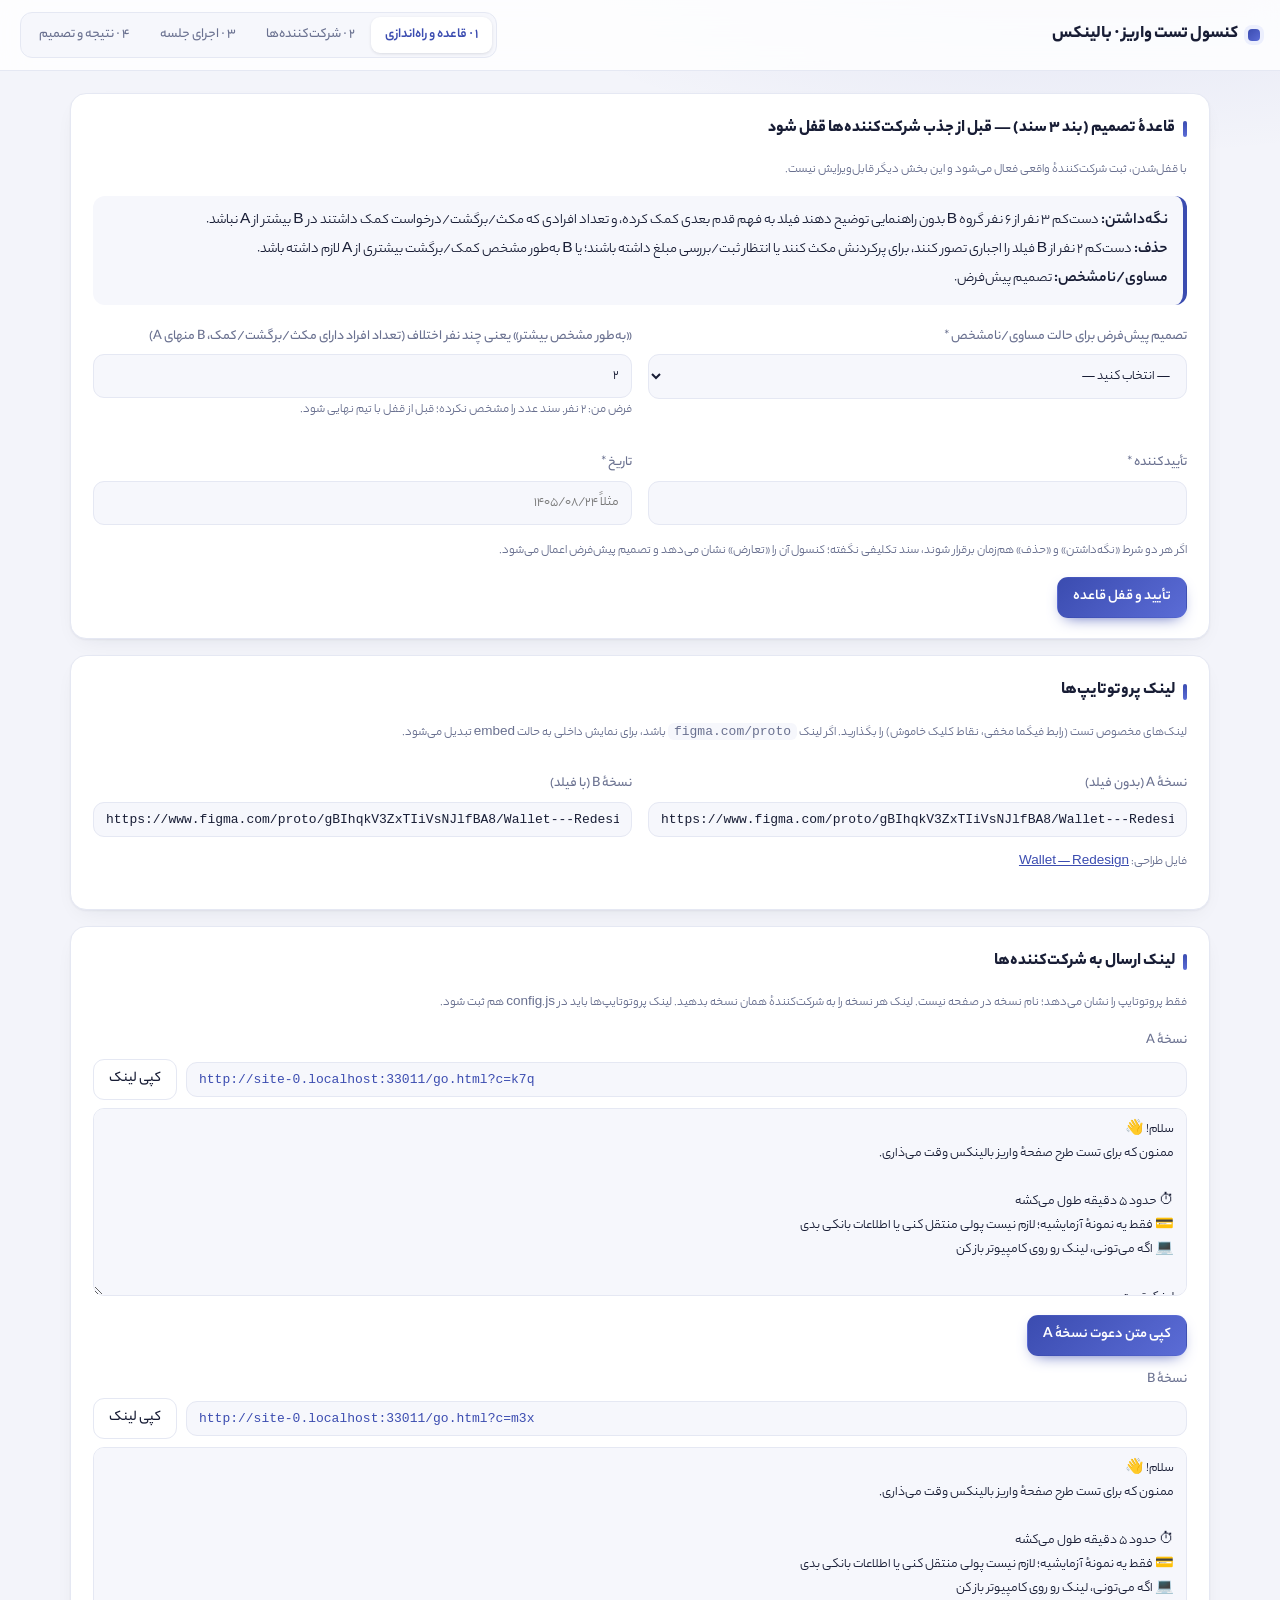
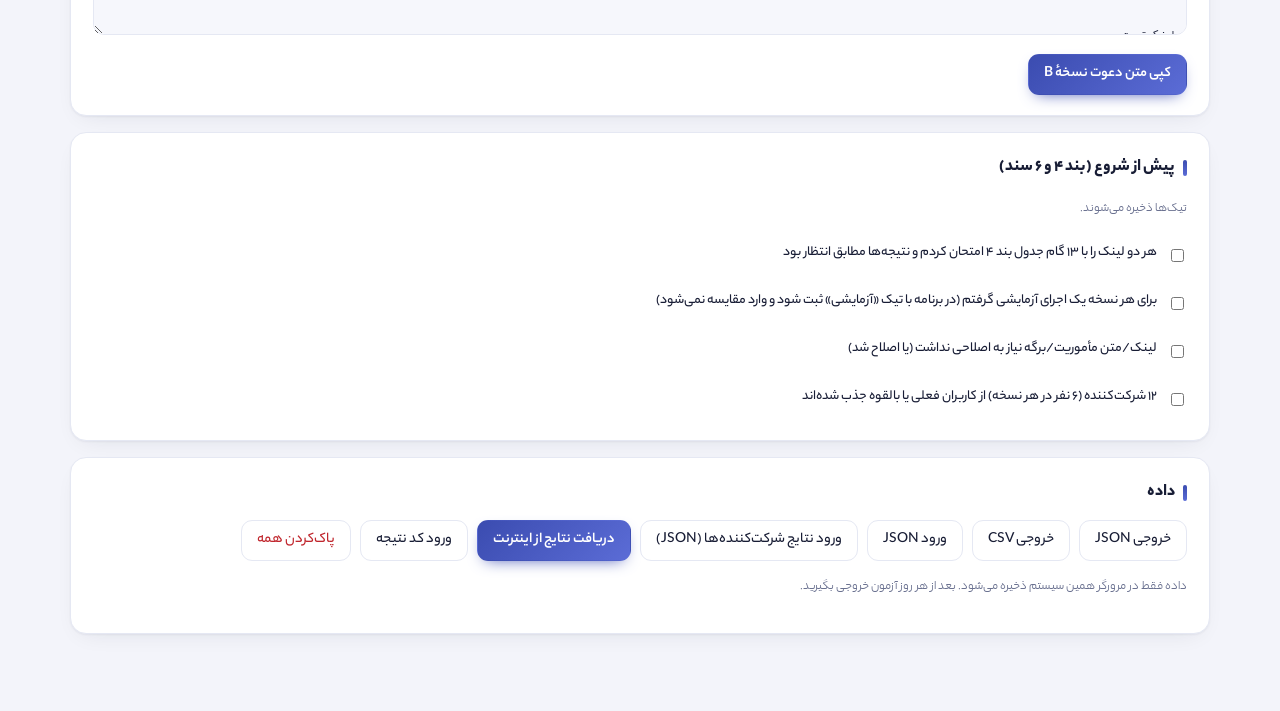
<file: index.html>
<!doctype html>
<html lang="fa" dir="rtl">
<head>
<meta charset="utf-8">
<meta name="viewport" content="width=device-width,initial-scale=1">
<title>کنسول تست واریز بالینکس</title>
<link rel="stylesheet" href="theme.css">
<style>
*{box-sizing:border-box}
html{-webkit-text-size-adjust:100%}
body{margin:0;background:var(--bg);color:var(--ink);font:400 15.5px/1.85 var(--font);
  background-image:radial-gradient(900px 340px at 85% -80px,color-mix(in srgb,var(--pri) 11%,transparent),transparent 70%)}
b,strong,summary{font-weight:700}
h1,h2{font-family:var(--font)}
header{position:sticky;top:0;z-index:10;display:flex;gap:14px;align-items:center;flex-wrap:wrap;padding:12px 20px;
  background:color-mix(in srgb,var(--card) 82%,transparent);backdrop-filter:blur(14px);-webkit-backdrop-filter:blur(14px);border-bottom:1px solid var(--line)}
header h1{margin:0;margin-inline-end:auto;font-size:18px;font-weight:800;display:flex;align-items:center;gap:10px}
header h1::before{content:"";width:12px;height:12px;border-radius:4px;background:linear-gradient(135deg,var(--pri),var(--pri2));box-shadow:0 0 0 4px var(--pri-soft)}
nav{display:flex;gap:2px;flex-wrap:wrap;padding:4px;background:var(--soft);border:1px solid var(--line);border-radius:12px}
nav button{background:none;border:0;color:var(--mute);padding:7px 14px;border-radius:9px;cursor:pointer;font:500 14px var(--font);transition:.15s}
nav button:hover{color:var(--ink)}
nav button.on{background:var(--card);color:var(--pri);box-shadow:0 1px 3px rgba(24,29,53,.12);font-weight:700}
main{max-width:1180px;margin:0 auto;padding:22px 20px 60px}
.card{background:var(--card);border:1px solid var(--line);border-radius:var(--r);padding:20px 22px;margin-bottom:16px;box-shadow:var(--sh)}
.card h2{font-size:16.5px;font-weight:800;margin:0 0 12px;display:flex;align-items:center;gap:8px}
.card h2::before{content:"";width:4px;height:16px;border-radius:3px;background:linear-gradient(var(--pri),var(--pri2))}
.grid{display:grid;gap:16px}.g2{grid-template-columns:1fr 1fr}.g3{grid-template-columns:repeat(3,1fr)}
@media(max-width:820px){.g2,.g3{grid-template-columns:1fr}main{padding:14px 12px 50px}}
label{display:block;font-size:13.5px;font-weight:500;color:var(--mute);margin:12px 0 5px}
input,select,textarea{width:100%;font:400 15px var(--font);color:var(--ink);background:var(--soft);border:1.5px solid var(--line);border-radius:11px;padding:9px 12px;transition:border-color .15s,box-shadow .15s,background .15s}
input:focus,select:focus,textarea:focus{outline:0;border-color:var(--pri);background:var(--card);box-shadow:0 0 0 4px var(--pri-soft)}
input[dir=ltr],input[readonly]{font-family:Consolas,ui-monospace,monospace;direction:ltr;text-align:left;font-size:13px}input[readonly]{color:var(--pri)}
input[type=checkbox]{width:auto;accent-color:var(--pri)}
textarea{min-height:64px;resize:vertical}
a{color:var(--pri)}
code{background:var(--soft);padding:1px 6px;border-radius:6px;font-size:13px}
button.btn{font:500 14.5px var(--font);cursor:pointer;border:1.5px solid var(--line);background:var(--card);color:var(--ink);padding:8px 15px;border-radius:11px;transition:.15s}
button.btn:hover,label.btn:hover{border-color:var(--pri);color:var(--pri);transform:translateY(-1px)}
label.btn{display:inline-block;font:500 14.5px var(--font);cursor:pointer;border:1.5px solid var(--line);background:var(--card);color:var(--ink);padding:8px 15px;border-radius:11px;margin:0;transition:.15s}
button.pri{background:linear-gradient(135deg,var(--pri),var(--pri2));color:var(--pri-ink);border-color:transparent;font-weight:700;box-shadow:0 6px 16px -8px var(--pri)}
button.pri:hover{color:var(--pri-ink);border-color:transparent;filter:brightness(1.07)}
button.danger{color:var(--bad)}button.danger:hover{border-color:var(--bad);color:var(--bad);background:var(--bad-soft)}
button:disabled{opacity:.45;cursor:not-allowed;transform:none!important}
.row{display:flex;gap:9px;flex-wrap:wrap;align-items:center}
.pill{display:inline-block;padding:1px 13px;border-radius:99px;font-size:13px;font-weight:800;color:#fff;letter-spacing:.3px}
.pA{background:var(--a)}.pB{background:var(--b)}
.mute{color:var(--mute);font-size:13.5px}
table{width:100%;border-collapse:separate;border-spacing:0;font-size:14.5px}
th,td{padding:10px 12px;border-bottom:1px solid var(--line);text-align:start;vertical-align:top}
th{color:var(--mute);font-weight:700;font-size:13px;background:var(--soft)}
th:first-child{border-start-start-radius:10px}th:last-child{border-start-end-radius:10px}
tbody tr:last-child td,table tr:last-child td{border-bottom:0}
tr.sel{background:var(--pri-soft)}
.timer{font:800 56px/1.2 var(--font);font-variant-numeric:tabular-nums;direction:ltr;text-align:center;letter-spacing:2px;margin:4px 0 10px;
  background:linear-gradient(135deg,var(--pri),var(--pri2));-webkit-background-clip:text;background-clip:text;color:transparent}
.timer.over{background:none;color:var(--bad)}
.script{background:var(--soft);border-inline-start:4px solid var(--pri);padding:11px 15px;border-radius:12px;margin:8px 0;white-space:pre-wrap}
details{border-bottom:1px dashed var(--line);padding:4px 0}details:last-child{border:0}
summary{cursor:pointer;padding:6px 0;color:var(--ink)}
summary::marker{color:var(--pri)}
.ev{display:grid;grid-template-columns:repeat(auto-fill,minmax(155px,1fr));gap:8px}
.log{max-height:180px;overflow:auto;font-size:13.5px;margin-top:10px}
.log div{padding:4px 0;border-bottom:1px dashed var(--line)}
.ok{color:var(--ok)}.bad{color:var(--bad)}.warn{color:var(--warn)}
.verdict{font-size:22px;font-weight:800;padding:16px 20px;border-radius:14px;border:2px solid var(--line);background:var(--soft)}
.v-keep{border-color:var(--ok);color:var(--ok);background:var(--ok-soft)}
.v-del{border-color:var(--bad);color:var(--bad);background:var(--bad-soft)}
.v-def{border-color:var(--warn);color:var(--warn);background:var(--warn-soft)}
iframe{width:100%;height:640px;border:1px solid var(--line);border-radius:14px;background:#fff;margin-top:12px}
.chk{display:flex;gap:10px;align-items:flex-start;padding:5px 0}.chk input{margin-top:9px}
.hide{display:none!important}
.big{font-size:28px;font-weight:800}
::-webkit-scrollbar{width:9px;height:9px}::-webkit-scrollbar-thumb{background:var(--line);border-radius:9px}
</style>
</head>
<body>
<header>
  <h1>کنسول تست واریز · بالینکس</h1>
  <nav id="nav"></nav>
</header>
<main id="app"></main>

<script src="config.js"></script>
<script>
/* ---------- state ---------- */
const KEY='balinex-deposit-test-v1';
const DEF={config:{urlA:'',urlB:'',defaultDecision:'',approver:'',approvedDate:'',gap:2,locked:false},participants:[],sel:null,tab:'setup',showVer:false,embed:false};
let S;
try{S=JSON.parse(localStorage.getItem(KEY))||structuredClone(DEF)}catch(e){S=structuredClone(DEF)}
S.config={...DEF.config,...S.config};
const TC=window.TEST_CONFIG||{};if(!S.config.urlA&&TC.urlA)S.config.urlA=TC.urlA;if(!S.config.urlB&&TC.urlB)S.config.urlB=TC.urlB;
const base=location.href.replace(/[^/]*$/,'')+'go.html?c=';
const save=()=>{try{localStorage.setItem(KEY,JSON.stringify(S))}catch(e){}};
const $=(s,r=document)=>r.querySelector(s);
const esc=s=>String(s??'').replace(/[&<>"]/g,c=>({'&':'&amp;','<':'&lt;','>':'&gt;','"':'&quot;'}[c]));
const P=()=>S.participants.find(p=>p.id===S.sel);
const real=()=>S.participants.filter(p=>!p.pilot);
const fa=n=>String(n).replace(/\d/g,d=>'۰۱۲۳۴۵۶۷۸۹'[d]);
const mmss=s=>{s=Math.max(0,Math.floor(s));return String(Math.floor(s/60)).padStart(2,'0')+':'+String(s%60).padStart(2,'0')};

/* ---------- tabs ---------- */
const TABS=[['setup','۱ · قاعده و راه‌اندازی'],['people','۲ · شرکت‌کننده‌ها'],['run','۳ · اجرای جلسه'],['res','۴ · نتیجه و تصمیم']];
function renderNav(){$('#nav').innerHTML=TABS.map(([k,l])=>`<button class="${S.tab===k?'on':''}" data-t="${k}">${l}</button>`).join('');
  $('#nav').onclick=e=>{const t=e.target.dataset.t;if(t){S.tab=t;save();render()}}}

/* ---------- randomisation (stratified by prior deposit experience) ---------- */
function assign(exp,pilot){
  const pool=S.participants.filter(p=>!p.pilot===!pilot&&!pilot);
  if(pilot){return S.participants.filter(p=>p.pilot).length%2?'B':'A'}
  const cnt=(v,filter)=>real().filter(p=>p.version===v&&filter(p)).length;
  const A=cnt('A',()=>true),B=cnt('B',()=>true);
  if(A>=6)return 'B'; if(B>=6)return 'A';
  const sa=cnt('A',p=>p.exp===exp),sb=cnt('B',p=>p.exp===exp);
  if(sa!==sb)return sa<sb?'A':'B';
  if(A!==B)return A<B?'A':'B';
  return Math.random()<.5?'A':'B';
}

/* ---------- invitation text (does not reveal the version) ---------- */
const invite=link=>`سلام! 👋
ممنون که برای تست طرح صفحهٔ واریز بالینکس وقت می‌ذاری.

⏱ حدود ۵ دقیقه طول می‌کشه
💳 فقط یه نمونهٔ آزمایشیه؛ لازم نیست پولی منتقل کنی یا اطلاعات بانکی بدی
💻 اگه می‌تونی، لینک رو روی کامپیوتر باز کن

لینک تست:
${link}

ما طرح رو می‌سنجیم، نه تو رو؛ جواب درست یا غلط وجود نداره. هر سؤالی داشتی همین‌جا بپرس. مرسی از کمکت!`;

/* ---------- views ---------- */
function render(){renderNav();({setup:vSetup,people:vPeople,run:vRun,res:vRes}[S.tab])()}

function vSetup(){
  const c=S.config,L=c.locked;
  $('#app').innerHTML=`
  <div class="card"><h2>قاعدهٔ تصمیم (بند ۳ سند) — قبل از جذب شرکت‌کننده‌ها قفل شود</h2>
   <p class="mute">با قفل‌شدن، ثبت شرکت‌کنندهٔ واقعی فعال می‌شود و این بخش دیگر قابل‌ویرایش نیست.</p>
   <div class="script"><b>نگه‌داشتن:</b> دست‌کم ۳ نفر از ۶ نفر گروه B بدون راهنمایی توضیح دهند فیلد به فهم قدم بعدی کمک کرده، و تعداد افرادی که مکث/برگشت/درخواست کمک داشتند در B بیشتر از A نباشد.
<b>حذف:</b> دست‌کم ۲ نفر از B فیلد را اجباری تصور کنند، برای پرکردنش مکث کنند یا انتظار ثبت/بررسی مبلغ داشته باشند؛ یا B به‌طور مشخص کمک/برگشت بیشتری از A لازم داشته باشد.
<b>مساوی/نامشخص:</b> تصمیم پیش‌فرض.</div>
   <div class="grid g2">
    <div><label>تصمیم پیش‌فرض برای حالت مساوی/نامشخص *</label>
     <select id="def" ${L?'disabled':''}><option value="">— انتخاب کنید —</option>
      ${['نگه‌داشتن فیلد','حذف فیلد'].map(o=>`<option ${c.defaultDecision===o?'selected':''}>${o}</option>`).join('')}</select></div>
    <div><label>«به‌طور مشخص بیشتر» یعنی چند نفر اختلاف (تعداد افراد دارای مکث/برگشت/کمک، B منهای A)</label>
     <input id="gap" type="number" min="1" max="6" value="${c.gap}" ${L?'disabled':''}>
     <div class="mute">فرض من: ۲ نفر. سند عدد را مشخص نکرده؛ قبل از قفل با تیم نهایی شود.</div></div>
    <div><label>تأییدکننده *</label><input id="appr" value="${esc(c.approver)}" ${L?'disabled':''}></div>
    <div><label>تاریخ *</label><input id="adate" value="${esc(c.approvedDate)}" placeholder="مثلاً ۱۴۰۵/۰۸/۲۴" ${L?'disabled':''}></div>
   </div>
   <p class="mute">اگر هر دو شرط «نگه‌داشتن» و «حذف» هم‌زمان برقرار شوند، سند تکلیفی نگفته؛ کنسول آن را «تعارض» نشان می‌دهد و تصمیم پیش‌فرض اعمال می‌شود.</p>
   <div class="row"><button class="btn pri" id="lock" ${L?'disabled':''}>${L?'قفل شده ✓':'تأیید و قفل قاعده'}</button>
   ${L?`<button class="btn danger" id="unlock">باز کردن قفل (فقط پیش از جلسهٔ واقعی)</button>`:''}</div>
  </div>
  <div class="card"><h2>لینک پروتوتایپ‌ها</h2>
   <p class="mute">لینک‌های مخصوص تست (رابط فیگما مخفی، نقاط کلیک خاموش) را بگذارید. اگر لینک <code>figma.com/proto</code> باشد، برای نمایش داخلی به حالت embed تبدیل می‌شود.</p>
   <div class="grid g2"><div><label>نسخهٔ A (بدون فیلد)</label><input id="uA" dir="ltr" value="${esc(c.urlA)}"></div>
   <div><label>نسخهٔ B (با فیلد)</label><input id="uB" dir="ltr" value="${esc(c.urlB)}"></div></div>
   <p class="mute">فایل طراحی: <a href="https://www.figma.com/design/gBIhqkV3ZxTIiVsNJlfBA8/Wallet---Redesign?node-id=12158-16458" target="_blank" rel="noopener">Wallet — Redesign</a></p>
  </div>
  <div class="card"><h2>لینک ارسال به شرکت‌کننده‌ها</h2>
   <p class="mute">فقط پروتوتایپ را نشان می‌دهد؛ نام نسخه در صفحه نیست. لینک هر نسخه را به شرکت‌کنندهٔ همان نسخه بدهید. لینک پروتوتایپ‌ها باید در config.js هم ثبت شود.</p>
   ${['A','B'].map(v=>{const link=base+((v==='A'?TC.codeA:TC.codeB)||'');return `
   <label>نسخهٔ ${v}</label><div class="row"><input readonly dir="ltr" style="flex:1;min-width:220px" value="${esc(link)}" onclick="this.select()"><button class="btn" data-copy="${esc(link)}">کپی لینک</button></div>
   <textarea readonly rows="7" style="margin-top:8px" id="inv${v}">${esc(invite(link))}</textarea>
   <div class="row" style="margin-top:6px"><button class="btn pri" data-copy-el="inv${v}">کپی متن دعوت نسخهٔ ${v}</button></div>`}).join('')}</div>
  <div class="card"><h2>پیش از شروع (بند ۴ و ۶ سند)</h2>
   <p class="mute">تیک‌ها ذخیره می‌شوند.</p>
   ${[['pre1','هر دو لینک را با ۱۳ گام جدول بند ۴ امتحان کردم و نتیجه‌ها مطابق انتظار بود'],['pre2','برای هر نسخه یک اجرای آزمایشی گرفتم (در برنامه با تیک «آزمایشی» ثبت شود و وارد مقایسه نمی‌شود)'],['pre3','لینک/متن مأموریت/برگه نیاز به اصلاحی نداشت (یا اصلاح شد)'],['pre4','۱۲ شرکت‌کننده (۶ نفر در هر نسخه) از کاربران فعلی یا بالقوه جذب شده‌اند']]
    .map(([k,t])=>`<label class="chk" style="color:var(--ink);font-size:14px"><input type="checkbox" data-pre="${k}" ${S.pre?.[k]?'checked':''}>${t}</label>`).join('')}
  </div>
  <div class="card"><h2>داده</h2><div class="row">
   <button class="btn" id="exj">خروجی JSON</button><button class="btn" id="exc">خروجی CSV</button>
   <label class="btn" style="margin:0">ورود JSON<input type="file" id="imp" accept=".json" class="hide"></label>
   <label class="btn" style="margin:0">ورود نتایج شرکت‌کننده‌ها (JSON)<input type="file" id="impr" accept=".json" class="hide"></label><button class="btn pri" id="pull">دریافت نتایج از اینترنت</button><button class="btn" id="paste">ورود کد نتیجه</button><button class="btn danger" id="reset">پاک‌کردن همه</button></div>
   <p class="mute">داده فقط در مرورگر همین سیستم ذخیره می‌شود. بعد از هر روز آزمون خروجی بگیرید.</p></div>`;
  if(!L){['def','gap','appr','adate'].forEach(id=>$('#'+id).onchange=()=>{c.defaultDecision=$('#def').value;c.gap=+$('#gap').value||2;c.approver=$('#appr').value;c.approvedDate=$('#adate').value;save()})}
  const copy=(txt,btn)=>{const done=()=>{const o=btn.textContent;btn.textContent='کپی شد ✓';setTimeout(()=>btn.textContent=o,1500)};
    if(navigator.clipboard&&navigator.clipboard.writeText)navigator.clipboard.writeText(txt).then(done,()=>{});else{const t=document.createElement('textarea');t.value=txt;document.body.appendChild(t);t.select();document.execCommand('copy');t.remove();done()}};
  document.querySelectorAll('[data-copy]').forEach(b=>b.onclick=()=>copy(b.dataset.copy,b));
  document.querySelectorAll('[data-copy-el]').forEach(b=>b.onclick=()=>copy($('#'+b.dataset.copyEl).value,b));
  $('#uA').onchange=e=>{c.urlA=e.target.value.trim();save()};$('#uB').onchange=e=>{c.urlB=e.target.value.trim();save()};
  $('#lock').onclick=()=>{c.defaultDecision=$('#def').value;c.approver=$('#appr').value;c.approvedDate=$('#adate').value;c.gap=+$('#gap').value||2;
    if(!c.defaultDecision||!c.approver||!c.approvedDate)return alert('تصمیم پیش‌فرض، تأییدکننده و تاریخ را کامل کنید.');c.locked=true;save();render()};
  if($('#unlock'))$('#unlock').onclick=()=>{if(real().length&&!confirm('جلسهٔ واقعی ثبت شده؛ تغییر قاعده بعد از دیدن نتیجه اعتبار تست را از بین می‌برد. ادامه؟'))return;c.locked=false;save();render()};
  document.querySelectorAll('[data-pre]').forEach(i=>i.onchange=()=>{S.pre={...S.pre,[i.dataset.pre]:i.checked};save()});
  $('#exj').onclick=()=>dl('balinex-test.json',JSON.stringify(S,null,1),'application/json');
  $('#exc').onclick=()=>dl('balinex-test.csv','﻿'+toCSV(),'text/csv');
  $('#imp').onchange=e=>{const f=e.target.files[0];if(!f)return;f.text().then(t=>{try{S=JSON.parse(t);save();render()}catch(x){alert('فایل نامعتبر')}})};
  $('#impr').onchange=e=>{const f=e.target.files[0];if(!f)return;f.text().then(t=>{try{let a=JSON.parse(t);if(!Array.isArray(a))a=[a];a.forEach(applyResult);save();alert(a.length+' نتیجه وارد شد. نتیجهٔ «کمک‌کنندگی فیلد»، «اجباری تصور کرد» و «انتظار از مبلغ» را باید خودتان از پاسخ‌ها کدگذاری کنید.');render()}catch(x){alert('فایل نامعتبر')}})};
  $('#pull').onclick=pullResults;
  $('#paste').onclick=()=>{const c=prompt('کد نتیجه را بچسبانید');if(!c)return;try{const m=JSON.parse(decodeURIComponent(escape(atob(c.trim()))));alert(processMsgs(m)+' نتیجه وارد شد.');render()}catch(e){alert('کد نامعتبر')}};
  $('#reset').onclick=()=>{if(confirm('همهٔ داده پاک شود؟')){S=structuredClone(DEF);save();render()}};
}

function vPeople(){
  const c=S.config;
  $('#app').innerHTML=`
  ${!c.locked?`<div class="card warn">قاعدهٔ تصمیم هنوز قفل نشده؛ فقط اجرای آزمایشی مجاز است.</div>`:''}
  <div class="card"><h2>شرکت‌کنندهٔ جدید</h2>
   <div class="grid g3"><div><label>شناسه (مثلاً P01)</label><input id="code" value="P${String(real().length+1).padStart(2,'0')}"></div>
   <div><label>تجربهٔ قبلی واریز (برای متعادل‌سازی)</label><select id="exp"><option value="1">دارد</option><option value="0">ندارد</option></select></div>
   <div><label>نوع جلسه</label><select id="pil"><option value="0" ${c.locked?'':'disabled'}>اصلی</option><option value="1" ${c.locked?'':'selected'}>آزمایشی (خارج از مقایسه)</option></select></div></div>
   <div class="row" style="margin-top:10px"><button class="btn pri" id="add">ثبت و تخصیص نسخه</button>
   <span class="mute">تخصیص تصادفی است و در هر لایهٔ تجربه تا حد ممکن متعادل می‌ماند؛ سقف ۶ نفر برای هر نسخه.</span></div></div>
  <div class="card"><h2>فهرست (${fa(real().length)} از ۱۲)</h2>
   <table><tr><th>نسخه</th><th>تجربه</th><th>نوع</th><th>نتیجه</th><th></th></tr>
   ${S.participants.map(p=>`<tr class="${p.id===S.sel?'sel':''}">
    <td><span class="pill p${p.version}">${p.version}</span></td><td>${p.exp?'دارد':'ندارد'}</td><td>${p.pilot?'آزمایشی':'اصلی'}</td>
    <td>${OUT[p.obs.outcome]||'—'}</td>
    <td class="row"><button class="btn" data-run="${p.id}">اجرا</button><button class="btn danger" data-del="${p.id}">حذف</button></td></tr>`).join('')||'<tr><td colspan=5 class="mute">هنوز کسی ثبت نشده.</td></tr>'}</table></div>`;
  $('#add').onclick=()=>{
    const pilot=$('#pil').value==='1';
    if(!pilot&&real().length>=12)return alert('۱۲ نفر کامل است.');
    const exp=$('#exp').value==='1',v=assign(exp,pilot);
    const p={id:'p'+Date.now(),code:$('#code').value.trim()||'P?',version:v,exp,pilot,obs:blank()};
    S.participants.push(p);S.sel=p.id;save();
    alert(`${p.code} → نسخهٔ ${v}`);S.tab='run';save();render()};
  $('#app').onclick=e=>{const r=e.target.dataset.run,d=e.target.dataset.del;
    if(r){S.sel=r;S.tab='run';save();render()}
    if(d&&confirm('حذف شود؟')){S.participants=S.participants.filter(p=>p.id!==d);if(S.sel===d)S.sel=null;save();render()}};
}

const OUT={unassisted:'تکمیل بدون کمک',assisted:'تکمیل با کمک',incomplete:'ناتمام',limit:'محدودیت پروتوتایپ'};
const blank=()=>({startedAt:null,stoppedAt:null,elapsed:null,events:[],firstClick:'',firstMethod:'',outcome:'',fieldUse:'',mandatory:'',expectation:'',helped:'',quote:'',pauseNote:'',q1:'',q2:'',q3:'',q4:'',q5:'',sq:''});
const EVT={click:'اولین کلیک',pause:'مکث',pausefill:'مکث برای پرکردن فیلد',back:'برگشت (مسیرنما)',help:'درخواست کمک',inactive:'کلیک روی بخش غیرفعال',note:'یادداشت'};
let tick=null;
const goUrl=p=>base+(p.version==='A'?TC.codeA:TC.codeB)+'&m=1&p='+encodeURIComponent(p.code);
const lsGet=k=>{try{return JSON.parse(localStorage.getItem(k))}catch(e){return null}};
function applyResult(r){
  let p=S.participants.find(x=>x.code===r.p);
  if(!p){p={id:'p'+Date.now()+Math.random().toString(36).slice(2,5),code:r.p,version:r.v,exp:r.ex==='yes',pilot:false,obs:blank()};S.participants.push(p)}
  const o=p.obs;
  if(o.auto&&o.auto.ts===r.ts)return p;
  const a=r.a||{};
  o.outcome=r.o==='done'?'unassisted':'incomplete';
  if(r.o==='done')o.elapsed=r.e;
  const c=r.c||[];
  o.firstClick=c[0]?c[0][1]+' @'+c[0][0]+'s':(r.fb!=null?'تقریبی @'+Math.round(r.fb/1000)+'s':o.firstClick);
  Object.assign(o,{q1:a.q1||'',q2:a.q2||'',q3:a.q3||'',q4:a.q4||'',q5:a.q5||''});
  o.sq=r.sq?+r.sq:o.sq;
  o.events=(o.events||[]).filter(e=>e.note!=='خودگزارشی');if(r.tr==='yes')o.events.push({t:null,type:'pause',note:'خودگزارشی'});   // مکث/برگشت/سردرگمی که خود شرکت‌کننده گفته
  if(r.v==='B'){if(r.f)o.fieldUse=({yes:'used',no:'skipped'})[r.f]||r.f;if(r.m)o.mandatory=r.m;if(r.x)o.expectation=r.x;if(r.hp)o.helped=+r.hp>=4?'yes':'no'}   // کمک‌کنندگی: امتیاز ۴ یا ۵ از ۵
  o.auto={outcome:r.o,elapsed:r.e,clicks:r.cn||0,ts:r.ts,events:c.map(x=>({t:x[0],type:'click',note:x[1]}))};
  return p}
function processMsgs(msgs){const g={};
  msgs.forEach(m=>{if(!m||!m.p)return;const x=g[m.p+'|'+m.ts]=g[m.p+'|'+m.ts]||{a:{}};if(m.k)x.a[m.k]=m.t;else Object.assign(x,m)});
  let n=0;Object.values(g).forEach(r=>{if(r.v&&r.p){applyResult(r);n++}});save();return n}
async function pullResults(){const ep=TC.endpoint;if(!ep)return alert('endpoint در config.js تنظیم نشده.');
  try{const t=await (await fetch(ep+'/json?poll=1&since=all')).text();
    const msgs=t.split('\n').filter(Boolean).map(l=>{try{const e=JSON.parse(l);return e.event==='message'?JSON.parse(e.message):null}catch(x){return null}}).filter(Boolean);
    const n=processMsgs(msgs);alert(n+' نتیجه دریافت شد.');render()}catch(e){alert('دریافت ناموفق بود: '+e.message)}}

function embedUrl(u){try{const x=new URL(u);if(x.hostname.endsWith('figma.com')&&x.pathname.startsWith('/proto')){x.hostname='embed.figma.com';x.searchParams.set('embed-host','share');x.searchParams.set('hide-ui','1');x.searchParams.set('hotspot-hints','0');return x.toString()}return u}catch(e){return u}}

function vRun(){
  clearInterval(tick);
  const p=P();
  if(!p){$('#app').innerHTML=`<div class="card">شرکت‌کننده‌ای انتخاب نشده. <button class="btn pri" id="go">به فهرست</button></div>`;$('#go').onclick=()=>{S.tab='people';render()};return}
  const o=p.obs,url=p.version==='A'?S.config.urlA:S.config.urlB,isB=p.version==='B';
  const steps=[
   ['۱ · آماده‌سازی','پیش از ورود: لینک نسخهٔ مربوط را باز کنید و R بزنید تا صفحهٔ «واریز تومان» از ابتدا و بدون رابط فیگما دیده شود. نام نسخه و فایل را نشان ندهید.'],
   ['۲ · متن شروع','«امروز داریم طرح صفحهٔ واریز رو امتحان می‌کنیم. لطفاً مثل وقتی که خودت از سایت استفاده می‌کنی پیش برو. این فقط نمونهٔ آزمایشیه؛ نیازی به انتقال پول یا وارد کردن اطلاعات بانکی واقعی نیست.»'],
   ['۳ · مأموریت (بعد از خواندن، تایمر را شروع کنید)','«فرض کن می‌خوای کیف پول بالینکست رو با ۱٬۰۰۰٬۰۰۰ تومان شارژ کنی. یک کارت بانکی از قبل در حسابت ثبت شده. از همین صفحه شروع کن و تا جایی پیش برو که اطلاعات لازم برای انتقال رو داشته باشی. وقتی به اون مرحله رسیدی، بهم بگو.»'],
   ['۴ · مشاهده','ثبت: اولین کلیک، اولین روش، توقف، برگشت، درخواست کمک. به مبلغ یا روش کارت‌به‌کارت اشاره نکنید. کلیک روی «واریز تومان» در مسیرنما = «برگشت».'],
   ['۵ · موقعیت‌های خاص','درخواست کمک: فقط بپرسید «اگر تنها بودی، قدم بعدی‌ات چی بود؟»؛ راهنمایی مستقیم بعد از ثبت نتیجه.\nروش غیرفعال: خطا ندانید؛ یک بار بگویید «این بخش در نمونه فعال نیست؛ اگر بود، چه انتظاری داشتی؟»، پاسخ را ثبت و از همان صفحه ادامه دهید. با تکمیل کارت‌به‌کارت → «تکمیل با کمک»؛ وگرنه «محدودیت پروتوتایپ» (زمانش مقایسه نمی‌شود).\nسه دقیقه: اگر بعد از ۳ دقیقه به شمارهٔ کارت مقصد نرسید یا انصراف داد → «ناتمام» و برو گام ۷.'],
   ['۶ · پایان مأموریت','وقتی شمارهٔ کارت مقصد را پیدا کرد و گفت برای انتقال از آن استفاده می‌کند، تایمر را متوقف کنید.'],
   ['۷ · پرسش‌های بعد از مأموریت','از همه: «چقدر انجام این فرایند برات راحت بود؟ (۱ تا ۷)» و «وسط مسیر جایی مکث کردی، برگشتی یا نمی‌دونستی چی‌کار کنی؟ کجا؟»'+(isB?'\nگروه B: «فیلد مبلغ واریز رو دیدی؟»، «به نظرت فیلد مبلغ واریز چه کاری انجام می‌داد؟»، «فکر می‌کردی بدون پر کردنش می‌تونی ادامه بدی؟»، «انتظار داشتی مبلغی که می‌نویسی چه بشه؟» و «فیلد مبلغ واریز به فهمیدن قدم بعدی کمکت کرد؟ (۱ تا ۵)»\nاگر فیلد را پر کرد: «مبلغی که وارد کردی، فکر می‌کنی کجا استفاده می‌شه؟»':'')]];
  $('#app').innerHTML=`
  <div class="row" style="margin-bottom:10px"><b class="big">${esc(p.code)}</b>
   <span class="pill p${p.version} ${S.showVer?'':'hide'}" id="vb">نسخهٔ ${p.version}</span>
   <button class="btn" id="tv">${S.showVer?'مخفی کردن نسخه':'نمایش نسخه'}</button>
   ${p.pilot?'<span class="pill" style="background:var(--warn)">آزمایشی — وارد مقایسه نمی‌شود</span>':''}
   <button class="btn" id="back">فهرست</button></div>
  <div class="grid g2">
   <div>
    <div class="card"><div class="timer" id="tm">00:00</div>
     <div class="row" style="justify-content:center"><button class="btn pri" id="st">شروع (بعد از خواندن مأموریت)</button><button class="btn" id="sp">توقف و ثبت</button><button class="btn danger" id="rs">صفر</button></div>
     <div class="mute" style="text-align:center">هشدار سقف ۳ دقیقه · زمان فقط در «تکمیل بدون کمک» مقایسه می‌شود</div></div>
    <div class="card"><h2>رویدادها</h2><div class="ev">${Object.entries(EVT).filter(([k])=>k!=='note'&&(k!=='pausefill'||isB)).map(([k,l])=>`<button class="btn" data-ev="${k}">${l}</button>`).join('')}<button class="btn" data-ev="note">+ یادداشت</button></div>
     <div class="log" id="log"></div></div>
    <div class="card"><h2>ردگیری خودکار کلیک و زمان</h2><div id="trk" class="log" style="max-height:none"></div>
     <div class="row"><button class="btn" id="trr">تازه‌سازی</button><button class="btn pri" id="tri">وارد کردن به برگه</button></div>
     <p class="mute">فقط وقتی کار می‌کند که پروتوتایپ با دکمهٔ «باز کردن/نمایش داخلی» همین صفحه باز شده باشد (هم‌مرورگر). نتیجهٔ شرکت‌کنندهٔ راه‌دور از «ورود نتایج» در تب ۱ می‌آید.</p></div>
    <div class="card"><h2>پرونده</h2>
     <div class="row"><button class="btn" id="op" ${url?'':'disabled'}>باز کردن پروتوتایپ در تب جدید</button><button class="btn" id="emb" ${url?'':'disabled'}>${S.embed?'بستن':'نمایش داخلی'}</button></div>
     ${url?'':'<p class="warn">لینک این نسخه در تب ۱ ثبت نشده.</p>'}
     ${S.embed&&url?`<iframe src="${esc(goUrl(p))}" allowfullscreen></iframe>`:''}</div>
   </div>
   <div>
    <div class="card"><h2>اسکریپت</h2>${steps.map(([h,t])=>`<details ${h[0]==='۳'?'open':''}><summary><b>${h}</b></summary><div class="script">${esc(t)}</div></details>`).join('')}</div>
    <div class="card"><h2>برگهٔ مشاهده</h2>
     <div class="grid g2"><div><label>اولین کلیک</label><input data-f="firstClick" value="${esc(o.firstClick)}"></div>
      <div><label>اولین روش انتخاب‌شده</label><input data-f="firstMethod" value="${esc(o.firstMethod)}"></div></div>
     <label>نتیجهٔ مأموریت</label><select data-f="outcome"><option value="">—</option>${Object.entries(OUT).map(([k,v])=>`<option value="${k}" ${o.outcome===k?'selected':''}>${v}</option>`).join('')}</select>
     <label>زمان ثبت‌شده</label><input data-f="elapsed" type="number" value="${o.elapsed??''}" placeholder="ثانیه — با توقف تایمر پر می‌شود">
     <label>راحتی فرایند از نظر خود شرکت‌کننده (۱ تا ۷)</label><input data-f="sq" type="number" min="1" max="7" value="${o.sq??''}">
     ${isB?`<div class="grid g2"><div><label>رفتار با فیلد</label><select data-f="fieldUse"><option value="">—</option>${[['used','استفاده کرد'],['skipped','رد کرد'],['unseen','ندید']].map(([k,v])=>`<option value="${k}" ${o.fieldUse===k?'selected':''}>${v}</option>`).join('')}</select></div>
      <div><label>اجباری تصور کرد؟</label><select data-f="mandatory"><option value="">—</option>${[['yes','بله'],['no','خیر'],['unk','نامشخص']].map(([k,v])=>`<option value="${k}" ${o.mandatory===k?'selected':''}>${v}</option>`).join('')}</select></div>
      <div><label>انتظار از مبلغ</label><select data-f="expectation"><option value="">—</option>${[['recorded','ثبت یا بررسی می‌شود'],['shown','فقط نمایش داده می‌شود'],['unused','استفاده نمی‌شود'],['unk','نمی‌داند']].map(([k,v])=>`<option value="${k}" ${o.expectation===k?'selected':''}>${v}</option>`).join('')}</select></div>
      <div><label>بدون راهنمایی گفت فیلد به فهم قدم بعدی کمک کرد؟</label><select data-f="helped"><option value="">—</option>${[['yes','بله'],['no','خیر']].map(([k,v])=>`<option value="${k}" ${o.helped===k?'selected':''}>${v}</option>`).join('')}</select></div></div>`:''}
     <label>محل و دلیل احتمالی مکث/برگشت</label><textarea data-f="pauseNote">${esc(o.pauseNote)}</textarea>
     <label>نقل‌قول کوتاه</label><textarea data-f="quote">${esc(o.quote)}</textarea>
     <label>پاسخ: شمارهٔ کارت رو چطور استفاده می‌کنی؟ (سؤال قدیمی)</label><textarea data-f="q1">${esc(o.q1)}</textarea>
     <label>پاسخ: (اگر مکث/برگشت داشت) کجا؟</label><textarea data-f="q2">${esc(o.q2)}</textarea>
     ${isB?`<label>پاسخ: به نظرت فیلد مبلغ واریز چه کاری می‌کرد؟</label><textarea data-f="q3">${esc(o.q3)}</textarea>
      <label>پاسخ: بدون پرکردنش می‌توانستی ادامه بدهی؟</label><textarea data-f="q4">${esc(o.q4)}</textarea>
      <label>پاسخ (اگر پر کرد): مبلغ کجا استفاده می‌شود؟</label><textarea data-f="q5">${esc(o.q5)}</textarea>`:''}
    </div></div></div>`;
  $('#tv').onclick=()=>{S.showVer=!S.showVer;save();render()};
  $('#back').onclick=()=>{S.tab='people';render()};
  $('#op').onclick=()=>window.open(goUrl(p),'_blank','noopener');
  $('#emb').onclick=()=>{S.embed=!S.embed;save();render()};
  document.querySelectorAll('[data-f]').forEach(el=>el.onchange=()=>{o[el.dataset.f]=el.type==='number'?(el.value===''?null:+el.value):el.value;save()});
  $('#st').onclick=()=>{o.startedAt=Date.now();o.stoppedAt=null;o.elapsed=null;o.events=[];save();render()};
  $('#sp').onclick=()=>{if(!o.startedAt)return;o.stoppedAt=Date.now();o.elapsed=Math.round((o.stoppedAt-o.startedAt)/1000);save();render()};
  $('#rs').onclick=()=>{if(confirm('تایمر و رویدادها صفر شود؟')){o.startedAt=o.stoppedAt=o.elapsed=null;o.events=[];save();render()}};
  document.querySelectorAll('[data-ev]').forEach(b=>b.onclick=()=>{
    const k=b.dataset.ev;let note='';if(k==='note'||k==='inactive'){note=prompt(k==='inactive'?'کدام بخش و چه انتظاری داشت؟':'یادداشت')||''}
    o.events.push({t:o.startedAt?Math.round((Date.now()-o.startedAt)/1000):null,type:k,note});save();drawLog()});
  drawLog();
  const drawTrk=()=>{const ev=lsGet('bt-'+p.code)||[],res=lsGet('bt-result-'+p.code);
    const cl=ev.filter(e=>e.type==='click'),fb=ev.find(e=>e.type==='firstclick_blur'),dn=ev.find(e=>e.type==='done_auto'||e.type==='done');
    $('#trk').innerHTML=!ev.length&&!res?'<span class="mute">هنوز داده‌ای نیست.</span>':
     '<div>کلیک‌ها: <b>'+cl.length+'</b>'+(cl[0]?' · اولین: '+esc(cl[0].node)+' در '+mmss(cl[0].t/1000):(fb?' · اولین کلیک (تقریبی) در '+mmss(fb.t/1000):''))+'</div>'+
     (dn?'<div>رسیدن به پایان در '+mmss(dn.t/1000)+'</div>':'')+(res?'<div>پاسخ‌نامه ثبت شده · نتیجه: '+esc(res.o)+'</div>':'')+
     (cl.length?'<div class="mute">'+cl.slice(0,12).map(e=>esc(e.node)+'@'+mmss(e.t/1000)).join(' · ')+'</div>':'')};
  drawTrk();$('#trr').onclick=drawTrk;
  $('#tri').onclick=()=>{const res=lsGet('bt-result-'+p.code),ev=lsGet('bt-'+p.code)||[];
    if(res){applyResult(res)}else{
      const cl=ev.filter(e=>e.type==='click'),dn=ev.find(e=>e.type==='done_auto'||e.type==='done');
      if(cl[0])o.firstClick=cl[0].node+' @'+Math.round(cl[0].t/1000)+'s';
      if(dn&&o.elapsed==null)o.elapsed=Math.round(dn.t/1000);
      o.auto={clicks:cl.length,events:ev}}
    save();render()};
  const tm=$('#tm');
  const paint=()=>{const e=o.stoppedAt?o.elapsed:o.startedAt?(Date.now()-o.startedAt)/1000:0;tm.textContent=mmss(e);tm.classList.toggle('over',e>=180)};
  paint();tick=setInterval(()=>{if(o.startedAt&&!o.stoppedAt)paint()},500);
  function drawLog(){$('#log').innerHTML=o.events.map(e=>`<div><b>${e.t==null?'—':mmss(e.t)}</b> · ${EVT[e.type]}${e.note?' — '+esc(e.note):''}</div>`).join('')||'<span class="mute">—</span>'}
}

/* ---------- results ---------- */
const trouble=p=>p.obs.events.some(e=>['pause','pausefill','back','help'].includes(e.type));
const objection=p=>p.obs.mandatory==='yes'||p.obs.expectation==='recorded'||p.obs.events.some(e=>e.type==='pausefill');
const median=a=>{if(!a.length)return null;a=[...a].sort((x,y)=>x-y);const m=a.length>>1;return a.length%2?a[m]:(a[m-1]+a[m])/2};
function stats(v){const g=real().filter(p=>p.version===v);
  const n=k=>g.filter(p=>p.obs.outcome===k).length;
  const t=g.filter(p=>p.obs.outcome==='unassisted'&&p.obs.elapsed!=null).map(p=>p.obs.elapsed);
  return{g,n:g.length,done:g.filter(p=>p.obs.outcome).length,unassisted:n('unassisted'),assisted:n('assisted'),incomplete:n('incomplete'),limit:n('limit'),med:median(t),tn:t.length,trouble:g.filter(trouble).length,
   mand:g.filter(p=>p.obs.mandatory==='yes').length,rec:g.filter(p=>p.obs.expectation==='recorded').length,objection:g.filter(objection).length,helped:g.filter(p=>p.obs.helped==='yes').length,ease:(()=>{const v=g.map(p=>+p.obs.sq).filter(x=>x>0);return v.length?Math.round(v.reduce((a,b)=>a+b,0)/v.length*10)/10:null})(),
   used:g.filter(p=>p.obs.fieldUse==='used').length,skipped:g.filter(p=>p.obs.fieldUse==='skipped').length,unseen:g.filter(p=>p.obs.fieldUse==='unseen').length}}

function decide(a,b){
  const c=S.config,final=a.done>=6&&b.done>=6;
  const keep=b.helped>=3&&b.trouble<=a.trouble;
  const del=b.objection>=2||(b.trouble-a.trouble>=c.gap);
  let res,why;
  if(keep&&del){res='تعارض → '+c.defaultDecision;why='هر دو شرط هم‌زمان برقرارند؛ سند تکلیفی نگفته، تصمیم پیش‌فرض اعمال شد. بهتر است تیم همین را رسمی کند.';}
  else if(keep){res='نگه‌داشتن فیلد';why='شرط نگه‌داشتن برقرار است.'}
  else if(del){res='حذف فیلد';why='شرط حذف برقرار است.'}
  else{res=c.defaultDecision+' (پیش‌فرض)';why='هیچ‌یک از دو شرط برقرار نیست.'}
  return{res,why,keep,del,final,cls:keep&&!del?'v-keep':del&&!keep?'v-del':'v-def'}}

function vRes(){
  const A=stats('A'),B=stats('B'),d=decide(A,B),c=S.config;
  const m=s=>s==null?'—':fa(s)+' ثانیه';
  const row=(l,a,b)=>`<tr><td>${l}</td><td>${a}</td><td>${b}</td></tr>`;
  $('#app').innerHTML=`
  <div class="card"><h2>تصمیم طبق قاعدهٔ قفل‌شده ${d.final?'':'<span class="warn">(موقت — جلسات کامل نیست)</span>'}</h2>
   ${c.locked?'':'<p class="warn">قاعده هنوز قفل نشده؛ نتیجه معتبر نیست.</p>'}
   <div class="verdict ${d.cls}">${esc(d.res)}</div><p class="mute">${d.why}</p>
   <table><tr><th>شرط</th><th>وضعیت</th></tr>
    <tr><td>نگه‌داشتن: B با توضیح بدون راهنما ≥ ۳ (الان ${fa(B.helped)}) و افراد دارای مکث/برگشت/کمک در B ≤ A (${fa(B.trouble)} در برابر ${fa(A.trouble)})</td><td class="${d.keep?'ok':'bad'}">${d.keep?'برقرار':'برقرار نیست'}</td></tr>
    <tr><td>حذف: B با اجباری/مکث پرکردن/انتظار ثبت ≥ ۲ (الان ${fa(B.objection)})، یا اختلاف مکث/برگشت/کمک B−A ≥ ${fa(c.gap)} (الان ${fa(B.trouble-A.trouble)})</td><td class="${d.del?'ok':'bad'}">${d.del?'برقرار':'برقرار نیست'}</td></tr></table>
   <p class="mute">این نمونه الگوی رفتاری را نشان می‌دهد؛ نتیجهٔ آماری یا اثر فیلد بر واریز واقعی نیست.</p></div>
  <div class="card"><h2>جمع‌بندی دو گروه (بدون جلسات آزمایشی)</h2>
   <table><tr><th></th><th><span class="pill pA">A</span></th><th><span class="pill pB">B</span></th></tr>
   ${row('جلسهٔ ثبت‌شده / تکمیل‌شده', fa(A.n)+' / '+fa(A.done), fa(B.n)+' / '+fa(B.done))}
   ${row('تکمیل بدون کمک',fa(A.unassisted),fa(B.unassisted))}
   ${row('تکمیل با کمک',fa(A.assisted),fa(B.assisted))}
   ${row('ناتمام',fa(A.incomplete),fa(B.incomplete))}
   ${row('محدودیت پروتوتایپ',fa(A.limit),fa(B.limit))}
   ${row('میانهٔ زمان (فقط تکمیل بدون کمک؛ n در پرانتز)',m(A.med)+' ('+fa(A.tn)+')',m(B.med)+' ('+fa(B.tn)+')')}
   ${row('افراد دارای مکث/برگشت/درخواست کمک',fa(A.trouble),fa(B.trouble))}
   ${row('فیلد: استفاده / رد / ندید','—',fa(B.used)+' / '+fa(B.skipped)+' / '+fa(B.unseen))}
   ${row('میانگین راحتی فرایند (۱ تا ۷، خودگزارشی)',A.ease==null?'—':fa(A.ease),B.ease==null?'—':fa(B.ease))}
   ${row('اجباری تصور کردند','—',fa(B.mand))}
   ${row('انتظار ثبت یا بررسی مبلغ','—',fa(B.rec))}
   ${row('فیلد را به فهم قدم بعدی کمک‌کننده دانستند','—',fa(B.helped))}
   </table></div>
  <div class="card"><h2>نمونه حرف‌ها (گروه B)</h2>
   ${B.g.filter(p=>p.obs.quote||p.obs.q3).map(p=>`<div class="script"><b>${esc(p.code)}</b>${p.obs.q3?' — «'+esc(p.obs.q3)+'»':''}${p.obs.quote?'<br>'+esc(p.obs.quote):''}</div>`).join('')||'<span class="mute">—</span>'}</div>`;
}

/* ---------- export ---------- */
function toCSV(){const h=['code','version','pilot','experience','outcome','elapsed_s','first_click','first_method','field_use','mandatory','expectation','helped','trouble','events','pause_note','quote','q1','q2','q3','q4','q5','auto_clicks','ease'];
  const q=v=>'"'+String(v??'').replace(/"/g,'""')+'"';
  return [h.join(','),...S.participants.map(p=>{const o=p.obs;return [p.code,p.version,p.pilot?1:0,p.exp?1:0,o.outcome,o.elapsed,o.firstClick,o.firstMethod,o.fieldUse,o.mandatory,o.expectation,o.helped,trouble(p)?1:0,o.events.map(e=>`${e.t??''}s:${e.type}${e.note?'('+e.note+')':''}`).join(' | '),o.pauseNote,o.quote,o.q1,o.q2,o.q3,o.q4,o.q5,o.auto?o.auto.clicks:'',o.sq].map(q).join(',')})].join('\n')}
function dl(n,t,m){const a=document.createElement('a');a.href=URL.createObjectURL(new Blob([t],{type:m}));a.download=n;a.click()}

render();
</script>
</body>
</html>
</file>
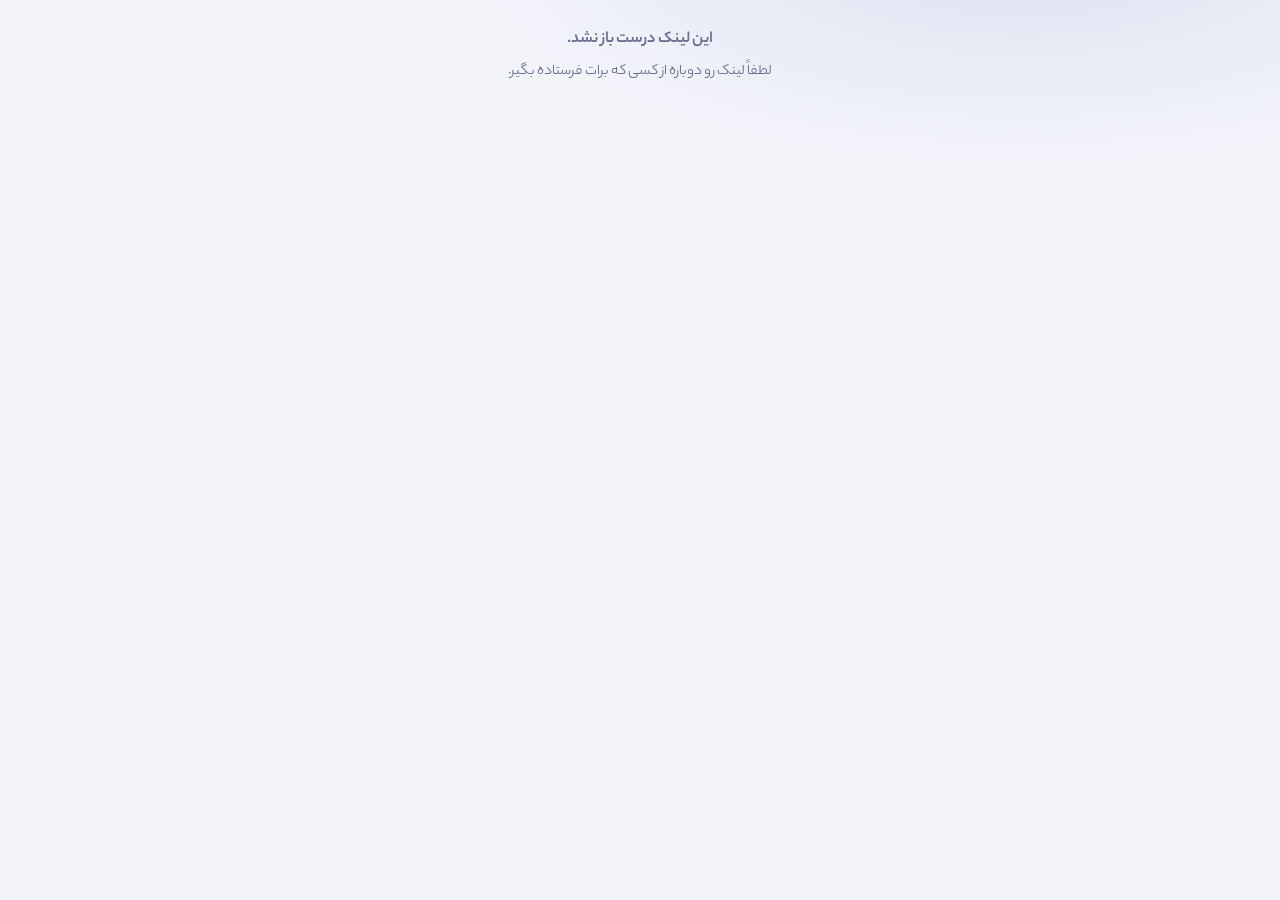
<file: go.html>
<!doctype html>
<html lang="fa" dir="rtl"><head><meta charset="utf-8">
<meta name="viewport" content="width=device-width,initial-scale=1">
<meta name="robots" content="noindex,nofollow">
<title>تست طرح صفحهٔ واریز · بالینکس</title>
<meta name="description" content="۵ دقیقه وقت بذار و طرح جدید صفحهٔ واریز بالینکس رو امتحان کن. نیازی به پول یا اطلاعات بانکی واقعی نیست.">
<meta property="og:type" content="website">
<meta property="og:title" content="کمک کن صفحهٔ واریز بالینکس بهتر بشه">
<meta property="og:description" content="یه تست کوتاه ۵ دقیقه‌ای؛ بدون پول و بدون اطلاعات بانکی. نظرت برای ما خیلی ارزشمنده.">
<meta name="theme-color" content="#3b4cb0">
<link rel="stylesheet" href="theme.css">
<style>
*{box-sizing:border-box}html,body{margin:0;height:100%}
body{background:var(--bg);color:var(--ink);font:400 16px/1.9 var(--font);
  background-image:radial-gradient(800px 320px at 80% -60px,color-mix(in srgb,var(--pri) 12%,transparent),transparent 70%)}
.pg{max-width:640px;margin:0 auto;padding:36px 20px}
.box{background:var(--card);border:1px solid var(--line);border-radius:20px;padding:28px;box-shadow:var(--sh)}
.box h2{font-size:21px;font-weight:800;margin:0 0 10px}
.mis{background:var(--pri-soft);border-inline-start:4px solid var(--pri);padding:14px 18px;border-radius:14px;margin:16px 0}
button{font:500 15.5px var(--font);cursor:pointer;border:1.5px solid var(--line);background:var(--card);color:var(--ink);padding:10px 22px;border-radius:12px;transition:.15s}
button:hover{border-color:var(--pri);color:var(--pri)}
button.p{background:linear-gradient(135deg,var(--pri),var(--pri2));color:var(--pri-ink);border-color:transparent;font-weight:700;box-shadow:0 8px 20px -10px var(--pri)}
button.p:hover{color:var(--pri-ink);filter:brightness(1.07)}
label{display:block;margin:18px 0 6px;font-weight:700}
textarea{width:100%;min-height:84px;font:400 15.5px var(--font);color:var(--ink);background:var(--soft);border:1.5px solid var(--line);border-radius:12px;padding:10px 13px;transition:.15s}
textarea:focus{outline:0;border-color:var(--pri);background:var(--card);box-shadow:0 0 0 4px var(--pri-soft)}
.opt{display:flex;gap:18px}.opt label{font-weight:400;margin:0;display:flex;gap:7px;align-items:center}
input[type=radio]{accent-color:var(--pri)}
.sub{color:var(--mute);font-size:13.5px}
#task{display:none;height:100%;flex-direction:column}
#bar{display:flex;gap:10px;align-items:center;justify-content:center;padding:9px 12px;background:color-mix(in srgb,var(--card) 90%,transparent);border-bottom:1px solid var(--line);flex-wrap:wrap}
#bar .t{font-size:14px;color:var(--mute)}
#bar button{padding:7px 16px;font-size:14.5px}
#bar #done{background:linear-gradient(135deg,#15803d,#22a45a);border-color:transparent;color:#fff;font-weight:800;font-size:16px;padding:8px 26px;box-shadow:0 8px 20px -10px #15803d;animation:pl 2.4s ease-in-out infinite}
#bar #done:hover{color:#fff;filter:brightness(1.08)}
@keyframes pl{0%,100%{box-shadow:0 0 0 0 rgba(21,128,61,.0),0 8px 20px -10px #15803d}50%{box-shadow:0 0 0 7px rgba(21,128,61,.14),0 8px 20px -10px #15803d}}
#bar{position:relative;z-index:2}
#bar.hot{background:var(--ok-soft);border-bottom-color:var(--ok)}
#bar #done.hot{animation:hot 1s ease-in-out infinite;transform-origin:center}
@keyframes hot{0%,100%{transform:scale(1)}50%{transform:scale(1.07)}}
#hint{display:none;flex-basis:100%;text-align:center;color:var(--ok);font-weight:700;font-size:14px}
iframe{border:0;width:100%;flex:1;display:block;background:#fff}
.m{display:grid;place-items:center;height:100%;color:var(--mute);padding:24px;text-align:center;font-size:17px}
.brand{display:inline-flex;align-items:center;gap:8px;font-weight:700;font-size:13.5px;color:var(--pri);background:var(--pri-soft);padding:4px 14px;border-radius:99px;margin-bottom:14px}
.brand .dot{width:9px;height:9px;border-radius:3px;background:linear-gradient(135deg,var(--pri),var(--pri2))}
.lead{font-size:16.5px;margin:6px 0 14px}
.chips{display:flex;flex-wrap:wrap;gap:8px;margin:0 0 6px}
.chips span{background:var(--soft);border:1px solid var(--line);border-radius:99px;padding:3px 14px;font-size:13.5px;color:var(--mute)}
.steps{display:grid;grid-template-columns:repeat(4,1fr);gap:8px;list-style:none;padding:0;margin:18px 0;counter-reset:s}
.steps li{counter-increment:s;background:var(--soft);border:1px solid var(--line);border-radius:12px;padding:10px 10px 10px;font-size:13.5px;text-align:center;line-height:1.7}
.steps li::before{content:counter(s,persian);display:block;width:24px;height:24px;line-height:24px;margin:0 auto 4px;border-radius:50%;background:var(--pri);color:var(--pri-ink);font-weight:700;font-size:13px}
@media(max-width:520px){.steps{grid-template-columns:1fr 1fr}.box{padding:22px!important}}
.box.ok-box{text-align:center;padding:40px 28px}
.tick{width:64px;height:64px;border-radius:50%;margin:0 auto 14px;display:grid;place-items:center;background:var(--ok-soft);color:var(--ok);font-size:32px;font-weight:800}
textarea::placeholder{color:var(--mute);opacity:.7}
.qn{display:flex;gap:10px;align-items:flex-start}
.scale{display:flex;gap:8px;margin:2px 0}
.scale label{position:relative;flex:1;margin:0;display:block;font-weight:500}
.scale input{position:absolute;opacity:0;inset:0;width:100%;height:100%;cursor:pointer;margin:0}
.scale span{display:block;text-align:center;padding:10px 0;border:1.5px solid var(--line);border-radius:12px;background:var(--soft);transition:.15s}
.scale label:hover span{border-color:var(--pri)}
.scale input:checked+span{background:linear-gradient(135deg,var(--pri),var(--pri2));color:var(--pri-ink);border-color:transparent;font-weight:800}
.scale input:focus-visible+span{box-shadow:0 0 0 4px var(--pri-soft)}
.ends{display:flex;justify-content:space-between;color:var(--mute);font-size:13px;margin-top:4px}
.qerr{display:none;margin-top:14px;padding:10px 14px;border-radius:12px;background:var(--bad-soft);color:var(--bad);font-size:14px}
#task{position:relative}
#ld{position:absolute;inset:0;z-index:5;display:flex;flex-direction:column;align-items:center;justify-content:center;gap:14px;text-align:center;padding:24px;transition:opacity .45s;
  background:var(--bg);background-image:radial-gradient(800px 320px at 80% -60px,color-mix(in srgb,var(--pri) 12%,transparent),transparent 70%)}
#ld.off{opacity:0;pointer-events:none}
#ld h3{margin:0;font-size:21px;font-weight:800}
#ld .tip{color:var(--mute);font-size:15px;min-height:28px;max-width:420px;transition:opacity .3s}
.spin{width:46px;height:46px;border-radius:50%;border:4px solid var(--pri-soft);border-top-color:var(--pri);animation:sp 1s linear infinite}
@keyframes sp{to{transform:rotate(360deg)}}
.track{width:min(320px,70vw);height:6px;border-radius:99px;background:var(--pri-soft);overflow:hidden}
.track i{display:block;height:100%;width:8%;border-radius:99px;background:linear-gradient(90deg,var(--pri),var(--pri2));animation:fill 5s ease-out forwards}
@keyframes fill{to{width:92%}}
@media(prefers-reduced-motion:reduce){.spin{animation-duration:3s}.track i{animation:none;width:60%}}
button:disabled{opacity:.5;cursor:not-allowed}
</style></head>
<body>
<div id="msg" class="m" style="display:none"></div>

<div id="intro" class="pg" style="display:none"><div class="box">
 <div class="brand"><span class="dot"></span>بالینکس · تست کاربری</div>
 <h2>به تست طرح صفحهٔ واریز خوش اومدی</h2>
 <p class="lead">ممنون که وقت می‌ذاری! امروز داریم طرح صفحهٔ واریز رو امتحان می‌کنیم. لطفاً مثل وقتی که خودت از سایت استفاده می‌کنی پیش برو. این فقط نمونهٔ آزمایشیه؛ نیازی به انتقال پول یا وارد کردن اطلاعات بانکی واقعی نیست. بعضی بخش‌ها در نمونه فعال نیستند.</p>
 <div class="chips"><span>حدود ۵ دقیقه</span><span>بدون پول و اطلاعات بانکی</span><span>روی کامپیوتر راحت‌تره</span></div>
 <div class="mis"><b>مأموریت:</b> فرض کن می‌خوای کیف پول بالینکست رو با ۱٬۰۰۰٬۰۰۰ تومان شارژ کنی. یک کارت بانکی از قبل در حسابت ثبت شده. از همین صفحه شروع کن و تا جایی پیش برو که اطلاعات لازم برای انتقال رو داشته باشی. وقتی به اون مرحله رسیدی، بهم بگو.</div>
 <ol class="steps"><li>مأموریت رو بخون</li><li>تو نمونه پیش برو</li><li>دکمهٔ سبز رو بزن</li><li>به چند سؤال کوتاه جواب بده</li></ol>
 <p class="sub">ما طرح رو می‌سنجیم، نه تو رو؛ جواب درست یا غلط وجود نداره. وقتی آماده‌ای، «شروع تست» رو بزن.</p>
 <button class="p" id="go">شروع تست</button></div></div>

<div id="task"><div id="bar"><span class="t"><b>هدف:</b> رسیدن به شمارهٔ کارت مقصد برای انتقال پول. وقتی اون شماره رو دیدی، دکمهٔ سبز رو بزن ←</span>
 <button class="p" id="done">✓ شمارهٔ کارت رو دیدم، تمام شد</button><button id="giveup">نمی‌تونم پیداش کنم</button>
 <div id="hint">شمارهٔ کارت مقصد رو دیدی؟ حالا دکمهٔ سبز «تمام شد» رو بزن.</div></div>
 <iframe id="fr" allowfullscreen></iframe>
 <div id="ld"><div class="brand"><span class="dot"></span>بالینکس · تست کاربری</div><div class="spin"></div><h3>در حال آماده‌سازی نمونه…</h3>
  <div class="track"><i></i></div><div class="tip" id="tip">چند ثانیه صبر کن؛ نمونه که آماده شد، مأموریت شروع می‌شه.</div></div></div>

<div id="qs" class="pg" style="display:none"><div class="box"><div class="brand"><span class="dot"></span>مرحلهٔ آخر</div><h2>فقط چند سؤال کوتاه</h2>
 <p class="sub" style="margin:0 0 4px">هر چی به ذهنت می‌رسه بنویس؛ جواب درست یا غلط نداریم و نظر صادقانه‌ات برامون ارزشمنده.</p><div id="qbody"></div>
 <div id="qerr" class="qerr">لطفاً به سؤال «چقدر انجام این فرایند برات راحت بود؟» جواب بده؛ این مهم‌ترین سؤاله.</div>
 <button class="p" id="send" style="margin-top:18px">ثبت پاسخ‌ها</button></div></div>

<div id="end" class="pg" style="display:none"><div class="box ok-box"><div class="tick">✓</div><h2>ممنون که کمک کردی!</h2><p id="endmsg">پاسخ‌هات ثبت شد و کمک بزرگی به بهتر شدن صفحهٔ واریز می‌کنه. می‌تونی این صفحه رو ببندی.</p></div></div>

<script src="config.js"></script>
<script>
const C=window.TEST_CONFIG||{},Q=new URLSearchParams(location.search);
const code=Q.get('c'),mod=Q.get('m')==='1';
const ver=code===C.codeA?'A':code===C.codeB?'B':'';
const u=ver==='A'?C.urlA:ver==='B'?C.urlB:'';
const pid=Q.get('p')||('R'+Math.random().toString(36).slice(2,7).toUpperCase());
const $=id=>document.getElementById(id);
const show=id=>['msg','intro','task','qs','end'].forEach(k=>$(k).style.display=k===id?(k==='task'?'flex':'block'):'none');
let t0=null,events=[],firstBlurDone=false,finished=false;
const KEY='bt-'+pid;
const log=(type,node)=>{if(t0==null)return;events.push({t:Date.now()-t0,type,node:node||''});try{localStorage.setItem(KEY,JSON.stringify(events))}catch(e){}};
function frameUrl(){const x=new URL(u);if(x.hostname.endsWith('figma.com')&&x.pathname.startsWith('/proto')){x.hostname='embed.figma.com';x.searchParams.set('embed-host','share');x.searchParams.set('hide-ui','1');x.searchParams.set('hotspot-hints','0');x.searchParams.set('footer','false');if(C.clientId)x.searchParams.set('client-id',C.clientId)}return x.toString()}

if(!u){$('msg').innerHTML='<div><b>این لینک درست باز نشد.</b><br>لطفاً لینک رو دوباره از کسی که برات فرستاده بگیر.</div>';show('msg')}
else{
  window.addEventListener('message',e=>{
    let h='';try{h=new URL(e.origin).hostname}catch(x){}
    if(!/figma\.com$/.test(h))return;
    const d=e.data||{},x=d.data||{},ty=d.type;
    if(ty==='INITIAL_LOAD'){loaded=true;tryBegin()}
    else if(ty==='MOUSE_PRESS_OR_RELEASE')log('click',x.targetNodeId||'');
    else if(ty==='PRESENTED_NODE_CHANGED'){const n=x.presentedNodeId||'';log('node',n);if((C.doneNodeIds||[]).includes(n)){log('done_auto',n);nudge()}}
  });
  window.addEventListener('blur',()=>{if(!firstBlurDone&&t0!=null&&document.activeElement===$('fr')){firstBlurDone=true;if(!events.some(e=>e.type==='click'))log('firstclick_blur')}});
  /* The task clock starts only when the prototype is really ready, so loading time never counts against the participant. */
  const TIPS=['نمونه شبیه سایت واقعیه؛ مثل همیشه ازش استفاده کن.','جواب درست یا غلط نداریم؛ ما طرح رو می‌سنجیم، نه تو رو.','وقتی شمارهٔ کارت مقصد رو دیدی، دکمهٔ سبز بالای صفحه رو بزن.','بعضی بخش‌ها در نمونه فعال نیستند؛ اگه چیزی کار نکرد، نگران نباش.'];
  let loaded=false,minDone=false,began=false,tipI=0,tipT=null;
  function begin(){if(began)return;began=true;clearInterval(tipT);
    $('ld').classList.add('off');$('done').disabled=false;$('giveup').disabled=false;
    events=[];t0=Date.now();log('start');
    if(!mod)setTimeout(()=>{if(!finished)end('timeout')},180000)}
  const tryBegin=()=>{if(loaded&&minDone)begin()};
  /* When the participant reaches the destination-card frame, make the green button impossible to miss. */
  let nudged=false;
  function nudge(){if(nudged||finished)return;nudged=true;$('done').classList.add('hot');$('bar').classList.add('hot');$('hint').style.display='block'}
  function startTask(){events=[];$('done').disabled=true;$('giveup').disabled=true;
    $('fr').onload=()=>{loaded=true;tryBegin()};$('fr').src=frameUrl();show('task');
    tipT=setInterval(()=>{tipI=(tipI+1)%TIPS.length;const t=$('tip');t.style.opacity=0;setTimeout(()=>{t.textContent=TIPS[tipI];t.style.opacity=1},300)},3200);
    setTimeout(()=>{minDone=true;tryBegin()},4000);   /* minimum wait so the screen never flashes */
    setTimeout(begin,20000)}                         /* safety: never block the participant for more than 20 s */
  if(mod){$('bar').style.display='none';startTask()}
  else{show('intro');$('go').onclick=startTask}
  $('done').onclick=()=>end('done');$('giveup').onclick=()=>end('gaveup');
}

let outcome='',elapsed=null;
function end(o){if(finished)return;finished=true;outcome=o;elapsed=Math.round((Date.now()-t0)/1000);log(o);buildQs();show('qs');
  if(o==='timeout')alert('مشکلی نیست! زمان تست تموم شد. برویم سراغ چند سؤال کوتاه.')}

const fa=n=>String(n).replace(/\d/g,d=>'۰۱۲۳۴۵۶۷۸۹'[d]);
const radios=(name,opts)=>'<div class="opt">'+opts.map(([v,t])=>'<label><input type="radio" name="'+name+'" value="'+v+'">'+t+'</label>').join('')+'</div>';
const scale=(name,n,lo,hi)=>'<div class="scale">'+Array.from({length:n},(_,i)=>'<label><input type="radio" name="'+name+'" value="'+(i+1)+'"><span>'+fa(i+1)+'</span></label>').join('')+'</div><div class="ends"><span>'+lo+'</span><span>'+hi+'</span></div>';
const ta=(k,t,ph)=>'<label>'+t+'</label><textarea data-k="'+k+'" placeholder="'+(ph||'هر چی به ذهنت می‌رسه بنویس…')+'"></textarea>';
function buildQs(){
  let h='';
  h+='<label>چقدر انجام این فرایند برات راحت بود؟</label>'+scale('sq',7,'خیلی سخت','خیلی راحت');
  h+='<label>وسط مسیر جایی مکث کردی، برگشتی یا نمی‌دونستی چی‌کار کنی؟</label>'+radios('tr',[['yes','بله'],['no','خیر']]);
  h+='<div id="q2w" style="display:none">'+ta('q2','کجا؟ (اختیاری)')+'</div>';
  if(ver==='B'){
    h+='<label>فیلد مبلغ واریز رو دیدی؟</label>'+radios('fl',[['used','دیدم و پر کردم'],['skipped','دیدم و پر نکردم'],['unseen','ندیدمش']]);
    h+='<div id="bw">'+ta('q3','به نظرت فیلد مبلغ واریز چه کاری انجام می‌داد؟');
    h+='<label>فکر می‌کردی بدون پر کردنش می‌تونی ادامه بدی؟</label>'+radios('cc',[['yes','بله'],['no','خیر'],['unk','نمی‌دونم']]);
    h+='<label>انتظار داشتی مبلغی که می‌نویسی چه بشه؟</label>'+radios('ex2',[['recorded','ثبت یا بررسی بشه'],['shown','فقط نمایش داده بشه'],['unused','استفاده نشه'],['unk','نمی‌دونم']]);
    h+='<label>فیلد مبلغ واریز به فهمیدن قدم بعدی کمکت کرد؟</label>'+scale('hp',5,'اصلاً','خیلی');
    h+='<div id="q5w" style="display:none">'+ta('q5','مبلغی که وارد کردی، فکر می‌کنی کجا استفاده می‌شه؟')+'</div></div>';
  }
  h+='<label>قبلاً در سایت صرافی واریز انجام داده‌ای؟</label>'+radios('exp',[['yes','بله'],['no','خیر']]);
  $('qbody').innerHTML=h;
  document.querySelectorAll('[name=tr]').forEach(r=>r.onchange=()=>{$('q2w').style.display=r.value==='yes'&&r.checked?'block':'none'});
  document.querySelectorAll('[name=fl]').forEach(r=>r.onchange=()=>{if(!r.checked)return;$('bw').style.display=r.value==='unseen'?'none':'block';$('q5w').style.display=r.value==='used'?'block':'none'});
}

const post=async m=>{const r=await fetch(C.endpoint,{method:'POST',body:JSON.stringify(m)});if(!r.ok)throw new Error(r.status)};
$('send').onclick=async()=>{
  const btn=$('send');btn.disabled=true;btn.textContent='در حال ثبت پاسخ‌ها…';
  const raw=n=>{const r=document.querySelector('[name='+n+']:checked');return r?r.value:''};
  if(!raw('sq')){btn.disabled=false;btn.textContent='ثبت پاسخ‌ها';const e=$('qerr');e.style.display='block';e.scrollIntoView({block:'center',behavior:'smooth'});return}
  const unseen=ver==='B'&&raw('fl')==='unseen';                       /* a participant who never saw the field is not asked about it */
  const bOnly=new Set(['cc','ex2','hp']);
  const get=n=>unseen&&bOnly.has(n)?'':raw(n);
  const ans={};document.querySelectorAll('[data-k]').forEach(t=>{if(unseen&&(t.dataset.k==='q3'||t.dataset.k==='q5'))return;if(t.dataset.k==='q2'&&raw('tr')!=='yes')return;if(t.dataset.k==='q5'&&raw('fl')!=='used')return;if(t.value.trim())ans[t.dataset.k]=t.value.trim().slice(0,1400)});
  const cl=events.filter(e=>e.type==='click'),fb=events.find(e=>e.type==='firstclick_blur');
  const meta={p:pid,v:ver,o:outcome,e:elapsed,cn:cl.length,c:cl.slice(0,15).map(e=>[Math.round(e.t/100)/10,e.node]),fb:fb?fb.t:null,f:get('fl'),m:({yes:'no',no:'yes',unk:'unk'})[get('cc')]||'',cc:get('cc'),x:get('ex2'),hp:get('hp'),sq:get('sq'),tr:get('tr'),ex:get('exp'),ts:new Date().toISOString(),vw:innerWidth};
  const msgs=[meta,...Object.entries(ans).map(([k,t])=>({p:pid,ts:meta.ts,k,t}))];
  try{localStorage.setItem('bt-result-'+pid,JSON.stringify({...meta,a:ans}))}catch(e){}
  let ok=false,err='';
  if(C.endpoint){try{for(const m of msgs)await post(m);ok=true}catch(e){ok=false;err=(e&&e.name?e.name+': ':'')+((e&&e.message)||String(e))}}
  if(ok){$('endmsg').textContent='پاسخ‌هات ثبت شد و کمک بزرگی به بهتر شدن صفحهٔ واریز می‌کنه. می‌تونی این صفحه رو ببندی.'}
  else{const code=btoa(unescape(encodeURIComponent(JSON.stringify(msgs))));
    $('endmsg').innerHTML='پاسخ‌هات رو داریم، ولی ارسال خودکارش انجام نشد. لطفاً این کد رو کپی کن و برای ما بفرست تا ثبتش کنیم:<textarea readonly id="cd" style="margin-top:10px;direction:ltr;font-size:12px">'+code+'</textarea><div class="sub" dir="ltr" style="margin-top:6px">'+err+'</div><button id="cp" style="margin-top:8px">کپی کد</button>';
    $('cp').onclick=()=>{$('cd').select();document.execCommand('copy');$('cp').textContent='کپی شد'}}
  show('end')};
</script></body></html>
</file>
<file: theme.css>
@font-face{font-family:"Yekan Bakh";font-weight:400;font-display:swap;src:url(fonts/yb-400.ttf) format("truetype")}
@font-face{font-family:"Yekan Bakh";font-weight:500;font-display:swap;src:url(fonts/yb-500.ttf) format("truetype")}
@font-face{font-family:"Yekan Bakh";font-weight:700;font-display:swap;src:url(fonts/yb-700.ttf) format("truetype")}
@font-face{font-family:"Yekan Bakh";font-weight:800;font-display:swap;src:url(fonts/yb-800.ttf) format("truetype")}

:root{
  --font:"Yekan Bakh",Vazirmatn,Tahoma,"Segoe UI",sans-serif;
  --bg:#f3f4fa;--card:#fff;--ink:#181d35;--mute:#6a7190;--line:#e5e8f3;--soft:#f6f7fc;
  --pri:#3b4cb0;--pri2:#5b6cd6;--pri-ink:#fff;--pri-soft:#eceffd;
  --ok:#15803d;--ok-soft:#e8f6ee;--bad:#c0262d;--bad-soft:#fdecec;--warn:#b45309;--warn-soft:#fdf3e2;
  --a:#0e7490;--b:#7c3aed;
  --r:16px;--sh:0 1px 2px rgba(24,29,53,.05),0 8px 24px -12px rgba(24,29,53,.12);
}
@media (prefers-color-scheme:dark){:root{
  --bg:#0f111a;--card:#181b28;--ink:#eceef8;--mute:#98a0bd;--line:#292e45;--soft:#1e2232;
  --pri:#7f90ee;--pri2:#a3b0ff;--pri-ink:#0d1020;--pri-soft:#232948;
  --ok:#4ade80;--ok-soft:#15281d;--bad:#f87171;--bad-soft:#2b1719;--warn:#fbbf24;--warn-soft:#2a2211;
  --a:#22d3ee;--b:#a78bfa;--sh:0 1px 2px rgba(0,0,0,.3),0 8px 24px -12px rgba(0,0,0,.5)}}
</file>
